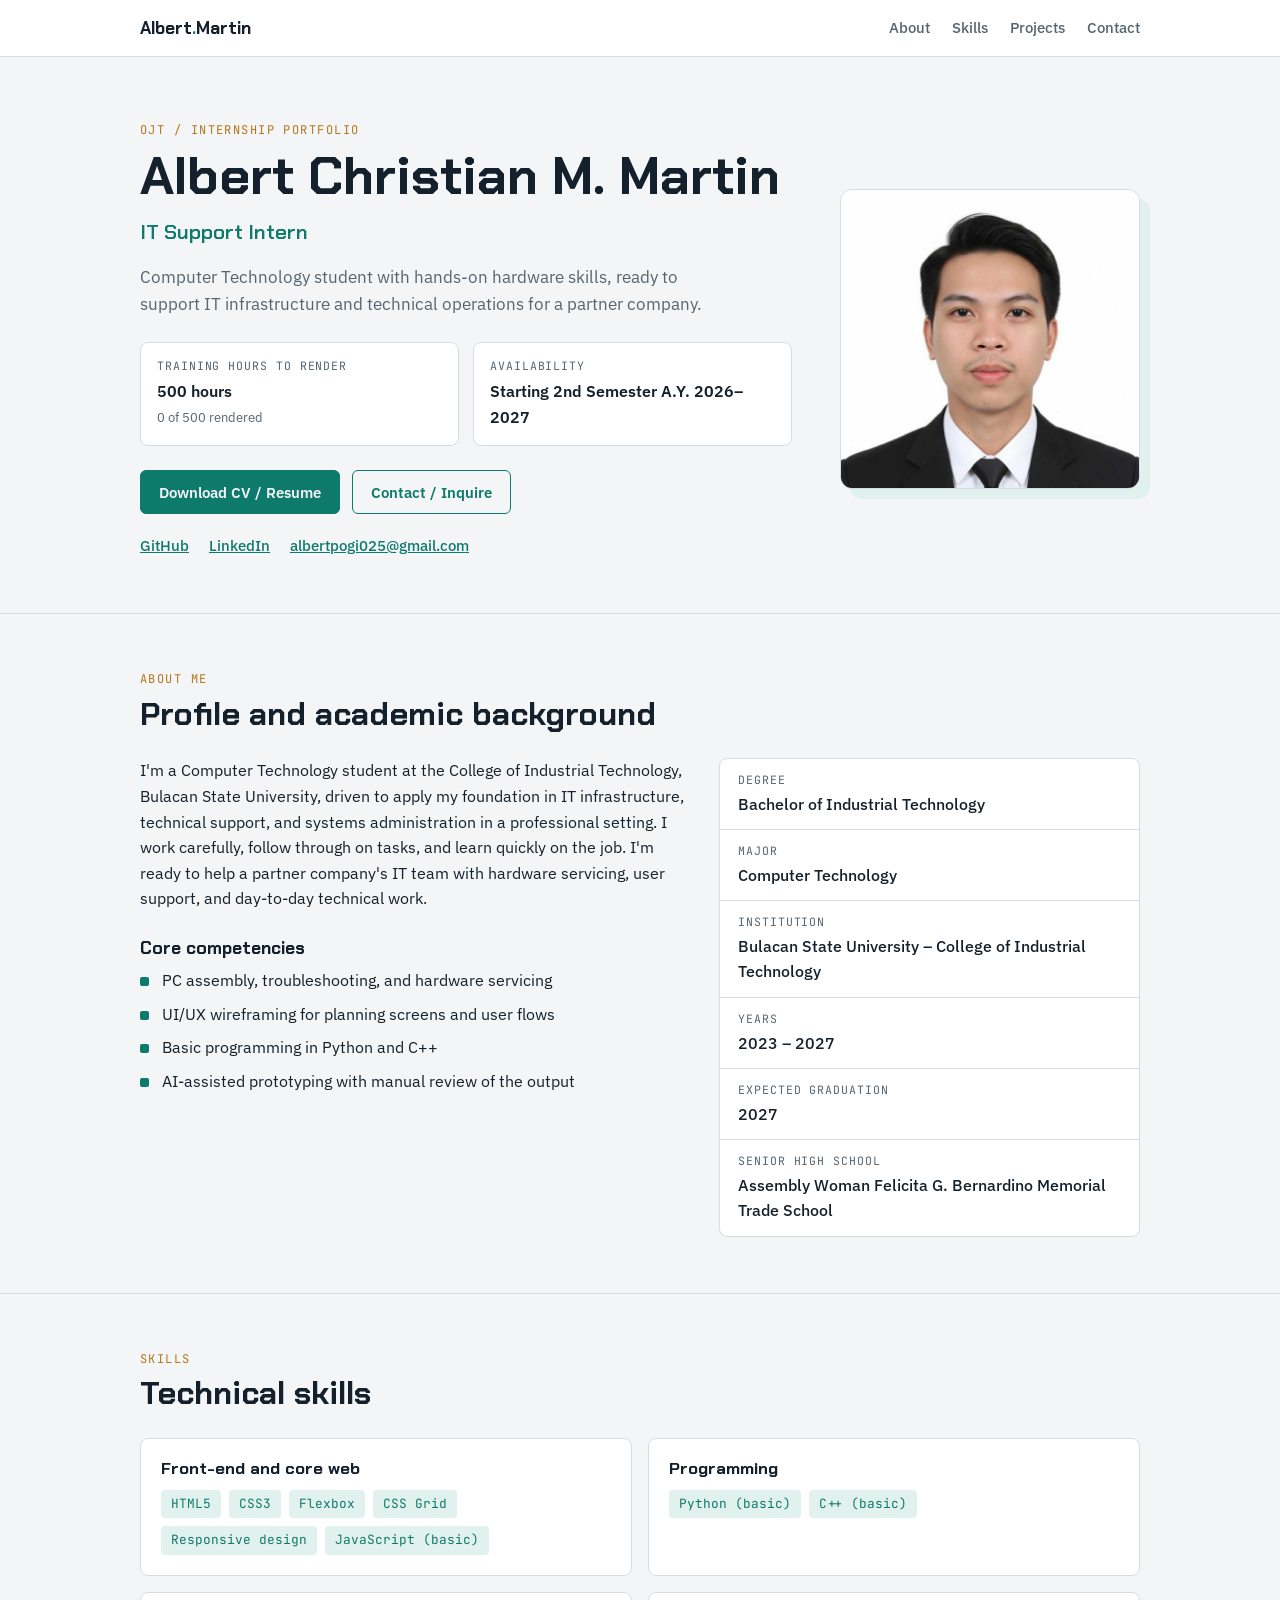
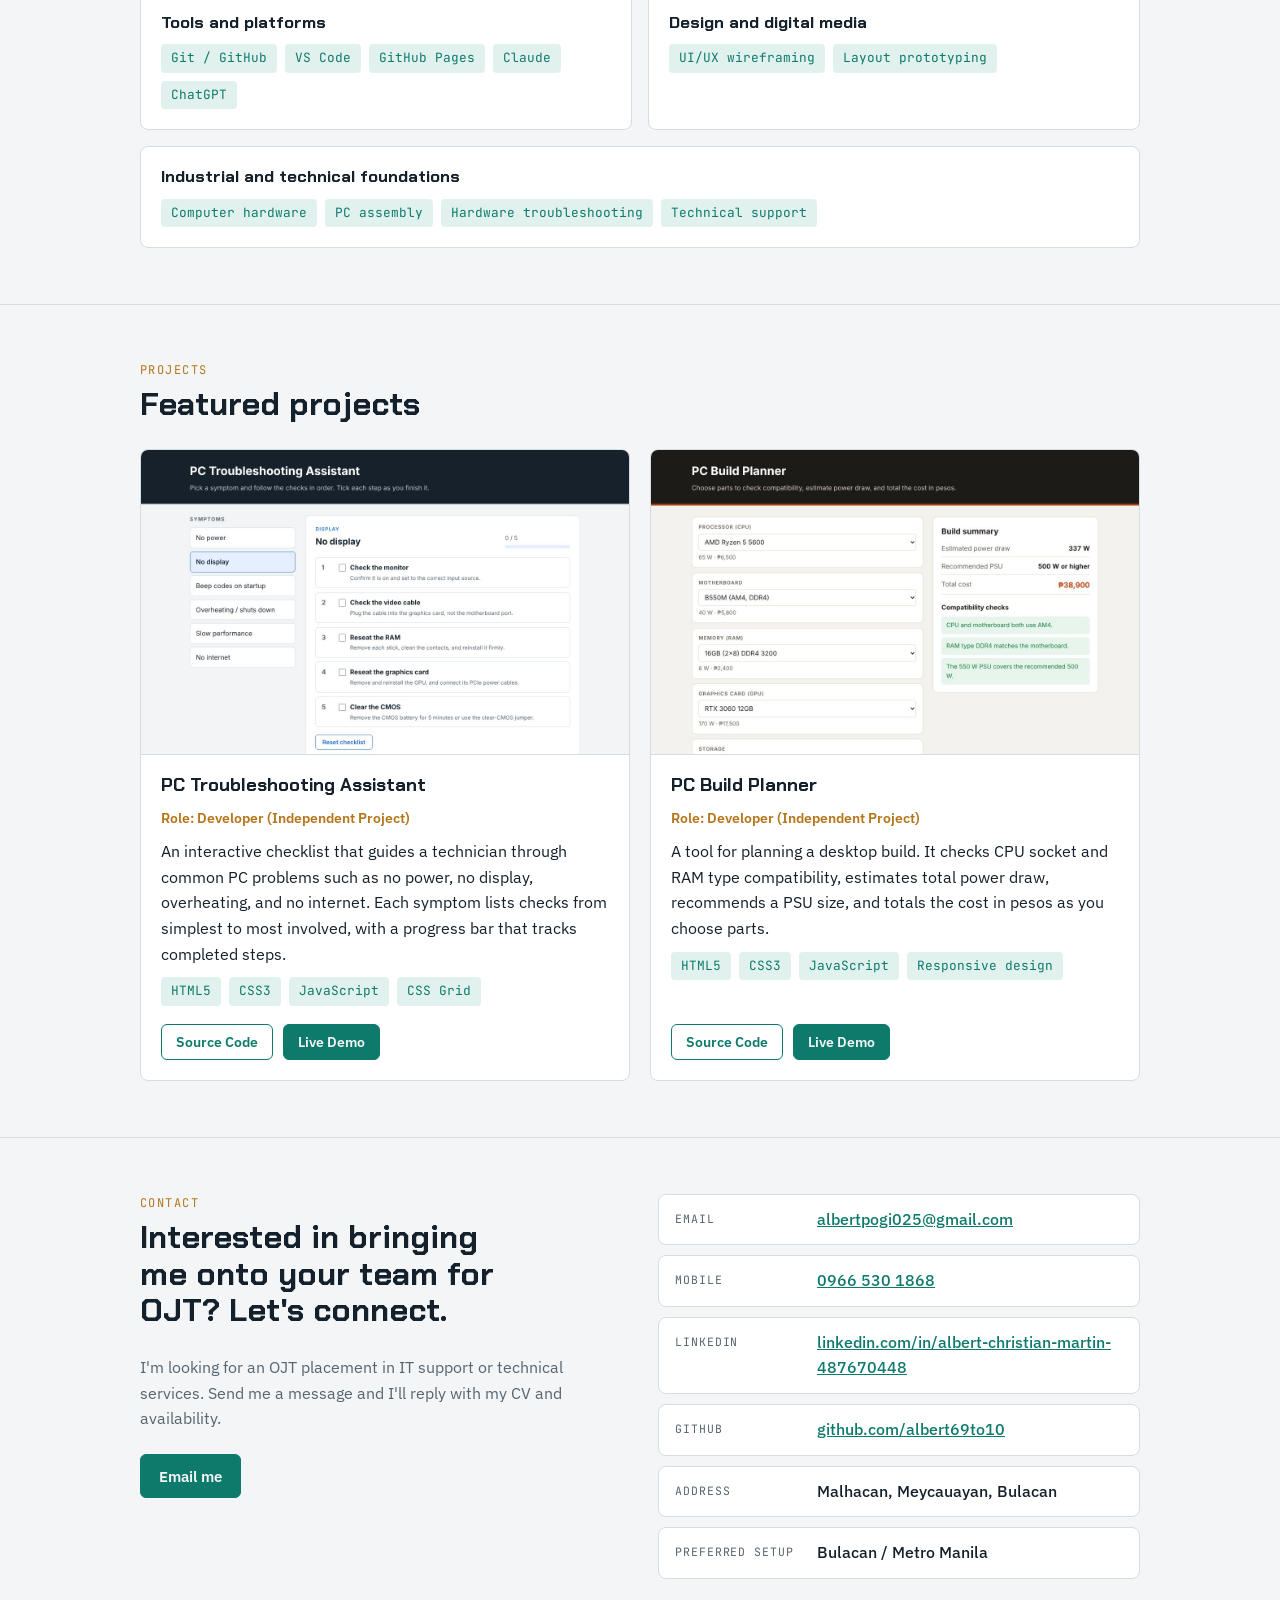
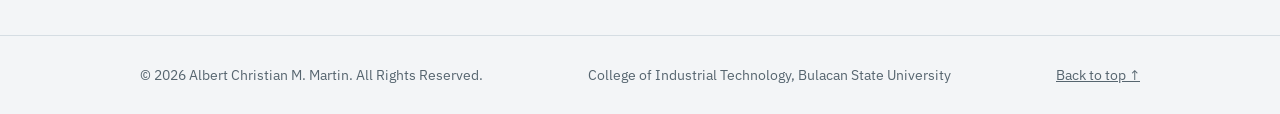
<file: index.html>
<!DOCTYPE html>
<html lang="en">
<head>
  <meta charset="UTF-8">
  <meta name="viewport" content="width=device-width, initial-scale=1">
  <meta name="description" content="Portfolio of Albert Christian M. Martin, BIT Computer Technology student at Bulacan State University, seeking an OJT placement.">
  <title>Albert Christian M. Martin | OJT Portfolio</title>
  <link rel="preconnect" href="https://fonts.googleapis.com">
  <link rel="preconnect" href="https://fonts.gstatic.com" crossorigin>
  <link rel="stylesheet" href="https://fonts.googleapis.com/css2?family=Chakra+Petch:wght@500;600;700&family=IBM+Plex+Sans:wght@400;500;600&family=JetBrains+Mono:wght@400;500&display=swap">
  <link rel="stylesheet" href="assets/css/style.css">
</head>
<body id="top">

  <header class="site-header">
    <div class="wrap header-inner">
      <a class="brand" href="#top">Albert<span>.</span>Martin</a>
      <nav aria-label="Main navigation">
        <ul>
          <li><a href="#about">About</a></li>
          <li><a href="#skills">Skills</a></li>
          <li><a href="#projects">Projects</a></li>
          <li><a href="#contact">Contact</a></li>
        </ul>
      </nav>
    </div>
  </header>

  <main>
    <!-- HERO -->
    <section class="hero wrap" aria-labelledby="hero-name">
      <div class="hero-text">
        <p class="label">OJT / Internship Portfolio</p>
        <h1 id="hero-name">Albert Christian M. Martin</h1>
        <p class="role">IT Support Intern</p>
        <p class="lede">Computer Technology student with hands-on hardware skills, ready to support IT infrastructure and technical operations for a partner company.</p>

        <div class="metrics">
          <div class="metric">
            <span class="metric-label">Training hours to render</span>
            <span class="metric-value">500 hours</span>
            <span class="metric-note">0 of 500 rendered</span>
                      </div>
          <div class="metric">
            <span class="metric-label">Availability</span>
            <span class="metric-value">Starting 2nd Semester A.Y. 2026–2027</span>
          </div>
        </div>

        <div class="ctas">
          <a class="btn primary" href="assets/files/Martin_Albert_CV.pdf" download>Download CV / Resume</a>
          <a class="btn ghost" href="#contact">Contact / Inquire</a>
        </div>

        <ul class="channels" aria-label="Direct channels">
          <li><a href="https://github.com/albert69to10" target="_blank" rel="noopener">GitHub</a></li>
          <li><a href="https://www.linkedin.com/in/albert-christian-martin-487670448" target="_blank" rel="noopener">LinkedIn</a></li>
          <li><a href="mailto:albertpogi025@gmail.com">albertpogi025@gmail.com</a></li>
        </ul>
      </div>
      <figure class="portrait">
        <img src="assets/img/profile.jpg" alt="Portrait of Albert Christian M. Martin" width="600" height="600">
      </figure>
    </section>

    <!-- ABOUT -->
    <section id="about" class="section" aria-labelledby="about-title">
      <div class="wrap">
        <p class="label">About me</p>
        <h2 id="about-title">Profile and academic background</h2>
        <div class="about-grid">
          <div class="about-text">
            <p>I'm a Computer Technology student at the College of Industrial Technology, Bulacan State University, driven to apply my foundation in IT infrastructure, technical support, and systems administration in a professional setting. I work carefully, follow through on tasks, and learn quickly on the job. I'm ready to help a partner company's IT team with hardware servicing, user support, and day-to-day technical work.</p>
            <h3>Core competencies</h3>
            <ul class="checks">
              <li>PC assembly, troubleshooting, and hardware servicing</li>
              <li>UI/UX wireframing for planning screens and user flows</li>
              <li>Basic programming in Python and C++</li>
              <li>AI-assisted prototyping with manual review of the output</li>
            </ul>
          </div>
          <dl class="facts">
            <div><dt>Degree</dt><dd>Bachelor of Industrial Technology</dd></div>
            <div><dt>Major</dt><dd>Computer Technology</dd></div>
            <div><dt>Institution</dt><dd>Bulacan State University – College of Industrial Technology</dd></div>
            <div><dt>Years</dt><dd>2023 – 2027</dd></div>
            <div><dt>Expected graduation</dt><dd>2027</dd></div>
            <div><dt>Senior high school</dt><dd>Assembly Woman Felicita G. Bernardino Memorial Trade School</dd></div>
          </dl>
        </div>
      </div>
    </section>

    <!-- SKILLS -->
    <section id="skills" class="section" aria-labelledby="skills-title">
      <div class="wrap">
        <p class="label">Skills</p>
        <h2 id="skills-title">Technical skills</h2>
        <div class="skills-grid">
          <article class="skill-card">
            <h3>Front-end and core web</h3>
            <ul class="tags"><li>HTML5</li><li>CSS3</li><li>Flexbox</li><li>CSS Grid</li><li>Responsive design</li><li>JavaScript (basic)</li></ul>
          </article>
          <article class="skill-card">
            <h3>Programming</h3>
            <ul class="tags"><li>Python (basic)</li><li>C++ (basic)</li></ul>
          </article>
          <article class="skill-card">
            <h3>Tools and platforms</h3>
            <ul class="tags"><li>Git / GitHub</li><li>VS Code</li><li>GitHub Pages</li><li>Claude</li><li>ChatGPT</li></ul>
          </article>
          <article class="skill-card">
            <h3>Design and digital media</h3>
            <ul class="tags"><li>UI/UX wireframing</li><li>Layout prototyping</li></ul>
          </article>
          <article class="skill-card wide">
            <h3>Industrial and technical foundations</h3>
            <ul class="tags"><li>Computer hardware</li><li>PC assembly</li><li>Hardware troubleshooting</li><li>Technical support</li></ul>
          </article>
        </div>
      </div>
    </section>

    <!-- PROJECTS -->
    <section id="projects" class="section" aria-labelledby="projects-title">
      <div class="wrap">
        <p class="label">Projects</p>
        <h2 id="projects-title">Featured projects</h2>
        <div class="projects-grid">
          <article class="project">
            <img src="assets/img/projects/project1.jpg" alt="Screenshot of the PC Troubleshooting Assistant" width="1200" height="750" loading="lazy">
            <div class="project-body">
              <h3>PC Troubleshooting Assistant</h3>
              <p class="project-role">Role: Developer (Independent Project)</p>
              <p>An interactive checklist that guides a technician through common PC problems such as no power, no display, overheating, and no internet. Each symptom lists checks from simplest to most involved, with a progress bar that tracks completed steps.</p>
              <ul class="tags"><li>HTML5</li><li>CSS3</li><li>JavaScript</li><li>CSS Grid</li></ul>
              <div class="project-links">
                <a class="btn small ghost" href="https://github.com/albert69to10/ojt-portfolio/tree/main/projects/pc-troubleshooter" target="_blank" rel="noopener">Source Code</a>
                <a class="btn small primary" href="projects/pc-troubleshooter/index.html" target="_blank" rel="noopener">Live Demo</a>
              </div>
            </div>
          </article>
          <article class="project">
            <img src="assets/img/projects/project2.jpg" alt="Screenshot of the PC Build Planner" width="1200" height="750" loading="lazy">
            <div class="project-body">
              <h3>PC Build Planner</h3>
              <p class="project-role">Role: Developer (Independent Project)</p>
              <p>A tool for planning a desktop build. It checks CPU socket and RAM type compatibility, estimates total power draw, recommends a PSU size, and totals the cost in pesos as you choose parts.</p>
              <ul class="tags"><li>HTML5</li><li>CSS3</li><li>JavaScript</li><li>Responsive design</li></ul>
              <div class="project-links">
                <a class="btn small ghost" href="https://github.com/albert69to10/ojt-portfolio/tree/main/projects/pc-build-planner" target="_blank" rel="noopener">Source Code</a>
                <a class="btn small primary" href="projects/pc-build-planner/index.html" target="_blank" rel="noopener">Live Demo</a>
              </div>
            </div>
          </article>
        </div>
      </div>
    </section>

    <!-- CONTACT -->
    <section id="contact" class="section" aria-labelledby="contact-title">
      <div class="wrap contact-grid">
        <div>
          <p class="label">Contact</p>
          <h2 id="contact-title">Interested in bringing me onto your team for OJT? Let's connect.</h2>
          <p class="contact-lede">I'm looking for an OJT placement in IT support or technical services. Send me a message and I'll reply with my CV and availability.</p>
          <a class="btn primary" href="mailto:albertpogi025@gmail.com?subject=OJT%20Inquiry">Email me</a>
        </div>
        <dl class="contact-list">
          <div class="row"><dt>Email</dt><dd><a href="mailto:albertpogi025@gmail.com">albertpogi025@gmail.com</a></dd></div>
          <div class="row"><dt>Mobile</dt><dd><a href="tel:+639665301868">0966 530 1868</a></dd></div>
          <div class="row"><dt>LinkedIn</dt><dd><a href="https://www.linkedin.com/in/albert-christian-martin-487670448" target="_blank" rel="noopener">linkedin.com/in/albert-christian-martin-487670448</a></dd></div>
          <div class="row"><dt>GitHub</dt><dd><a href="https://github.com/albert69to10" target="_blank" rel="noopener">github.com/albert69to10</a></dd></div>
          <div class="row"><dt>Address</dt><dd>Malhacan, Meycauayan, Bulacan</dd></div>
          <div class="row"><dt>Preferred setup</dt><dd>Bulacan / Metro Manila</dd></div>
        </dl>
      </div>
    </section>
  </main>

  <footer class="site-footer">
    <div class="wrap footer-inner">
      <p>© 2026 Albert Christian M. Martin. All Rights Reserved.</p>
      <p>College of Industrial Technology, Bulacan State University</p>
      <a href="#top">Back to top ↑</a>
    </div>
  </footer>

  <script src="assets/js/main.js"></script>
</body>
</html>
</file>
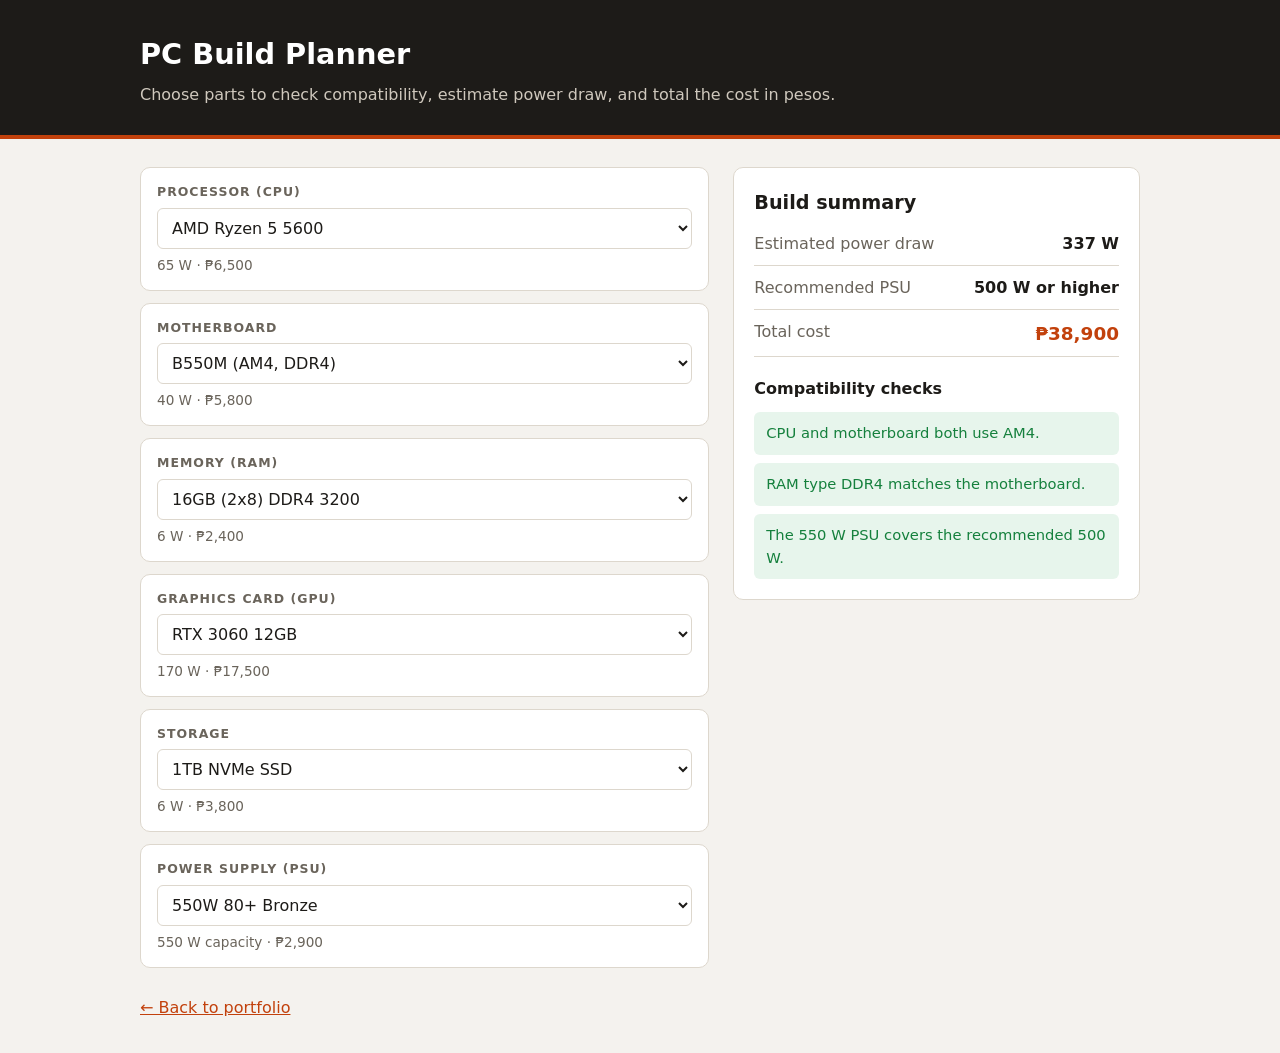
<file: projects/pc-build-planner/index.html>
<!DOCTYPE html>
<html lang="en">
<head>
  <meta charset="UTF-8">
  <meta name="viewport" content="width=device-width, initial-scale=1">
  <title>PC Build Planner | Albert Martin</title>
  <link rel="stylesheet" href="style.css">
</head>
<body>
  <header class="top">
    <div class="wrap">
      <h1>PC Build Planner</h1>
      <p>Choose parts to check compatibility, estimate power draw, and total the cost in pesos.</p>
    </div>
  </header>

  <main class="wrap layout">
    <form id="build" class="parts" aria-label="Choose components"></form>

    <section class="summary" aria-live="polite">
      <h2>Build summary</h2>
      <dl class="totals">
        <div><dt>Estimated power draw</dt><dd id="watts">0 W</dd></div>
        <div><dt>Recommended PSU</dt><dd id="psu-rec">—</dd></div>
        <div><dt>Total cost</dt><dd id="cost">₱0</dd></div>
      </dl>
      <h3>Compatibility checks</h3>
      <ul id="checks" class="checks"></ul>
    </section>
  </main>

  <footer class="wrap foot">
    <a href="../../index.html">← Back to portfolio</a>
  </footer>

  <script src="app.js"></script>
</body>
</html>
</file>
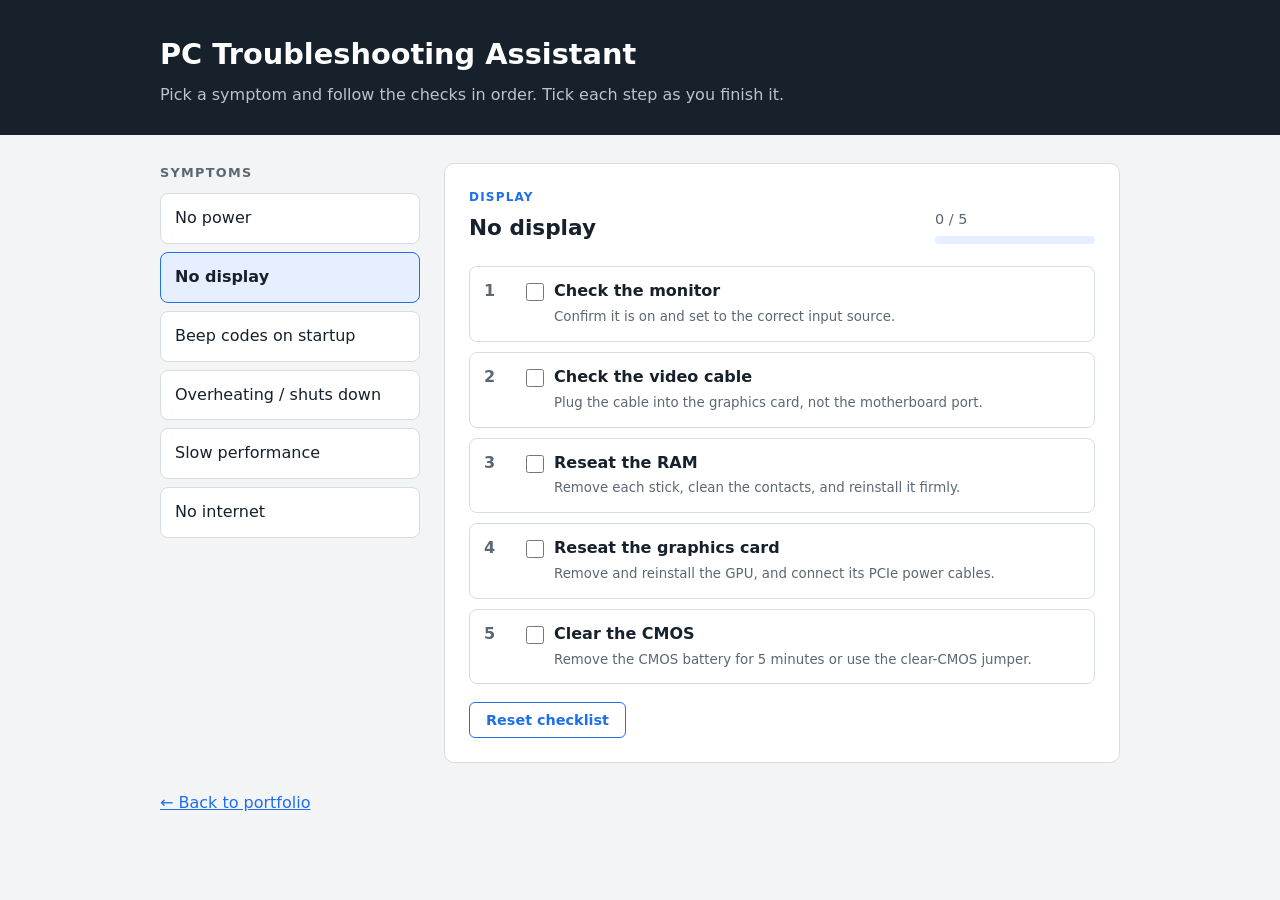
<file: projects/pc-troubleshooter/index.html>
<!DOCTYPE html>
<html lang="en">
<head>
  <meta charset="UTF-8">
  <meta name="viewport" content="width=device-width, initial-scale=1">
  <title>PC Troubleshooting Assistant | Albert Martin</title>
  <link rel="stylesheet" href="style.css">
</head>
<body>
  <header class="top">
    <div class="wrap">
      <h1>PC Troubleshooting Assistant</h1>
      <p>Pick a symptom and follow the checks in order. Tick each step as you finish it.</p>
    </div>
  </header>

  <main class="wrap layout">
    <aside>
      <h2>Symptoms</h2>
      <ul id="symptoms" class="symptoms"></ul>
    </aside>

    <section class="panel" aria-live="polite">
      <div class="panel-head">
        <div>
          <p class="tag" id="category">Hardware</p>
          <h2 id="title">Select a symptom</h2>
        </div>
        <div class="progress">
          <span id="count">0 / 0</span>
          <div class="bar"><span id="fill"></span></div>
        </div>
      </div>
      <ol id="steps" class="steps"></ol>
      <div class="actions">
        <button type="button" id="reset" class="btn ghost">Reset checklist</button>
      </div>
      <p id="done" class="done" hidden>All checks done. If the problem is still there, record your findings and escalate to a senior technician.</p>
    </section>
  </main>

  <footer class="wrap foot">
    <a href="../../index.html">← Back to portfolio</a>
  </footer>

  <script src="app.js"></script>
</body>
</html>
</file>
<file: assets/css/style.css>
/* ==========================================================
   Albert Christian M. Martin — OJT Portfolio
   Theme: circuit-board inspired, teal + amber accents
   ========================================================== */

:root {
  --bg: #f3f5f7;
  --surface: #ffffff;
  --fg: #14202b;
  --muted: #56656f;
  --line: #d5dde3;
  --accent: #0e7a6c;
  --accent-soft: #e1f1ee;
  --amber: #b5761a;

  --display: "Chakra Petch", system-ui, sans-serif;
  --body: "IBM Plex Sans", system-ui, sans-serif;
  --mono: "JetBrains Mono", ui-monospace, Consolas, monospace;

  --radius: 8px;
  --max: 1040px;
}

@media (prefers-color-scheme: dark) {
  :root {
    --bg: #0d1419;
    --surface: #141e25;
    --fg: #e4ecf0;
    --muted: #93a3ad;
    --line: #26343e;
    --accent: #3fc2ac;
    --accent-soft: #163430;
    --amber: #e3a548;
    color-scheme: dark;
  }
}

/* ---------- Base ---------- */
*, *::before, *::after { box-sizing: border-box; }

html { scroll-behavior: smooth; }

body {
  margin: 0;
  background: var(--bg);
  color: var(--fg);
  font: 16px/1.6 var(--body);
}

img { max-width: 100%; height: auto; display: block; }

a { color: var(--accent); }

a:focus-visible,
.btn:focus-visible {
  outline: 2px solid var(--accent);
  outline-offset: 3px;
  border-radius: 4px;
}

h1, h2, h3 {
  font-family: var(--display);
  line-height: 1.15;
  margin: 0;
  text-wrap: balance;
}

.wrap {
  max-width: var(--max);
  margin: 0 auto;
  padding-left: 20px;
  padding-right: 20px;
}

.label {
  margin: 0 0 6px;
  font-family: var(--mono);
  font-size: 0.75rem;
  letter-spacing: 0.12em;
  text-transform: uppercase;
  color: var(--amber);
}

/* ---------- Buttons ---------- */
.btn {
  display: inline-flex;
  align-items: center;
  justify-content: center;
  padding: 11px 18px;
  border: 1px solid var(--accent);
  border-radius: 6px;
  font: 600 0.95rem var(--body);
  text-decoration: none;
  cursor: pointer;
  transition: transform 0.15s ease, background-color 0.15s ease, color 0.15s ease, box-shadow 0.15s ease;
}

.btn.primary { background: var(--accent); color: var(--bg); }
.btn.ghost { background: transparent; color: var(--accent); }

.btn:hover { transform: translateY(-2px); box-shadow: 0 6px 16px rgba(14, 122, 108, 0.25); }
.btn.ghost:hover { background: var(--accent-soft); }
.btn:active { transform: translateY(0); box-shadow: none; }

.btn.small { padding: 8px 14px; font-size: 0.875rem; }

/* ---------- Header ---------- */
.site-header {
  position: sticky;
  top: 0;
  z-index: 10;
  background: var(--surface);
  border-bottom: 1px solid var(--line);
}

.header-inner {
  display: flex;
  align-items: center;
  justify-content: space-between;
  flex-wrap: wrap;
  gap: 12px;
  padding-top: 14px;
  padding-bottom: 14px;
}

.brand {
  font-family: var(--display);
  font-weight: 700;
  font-size: 1.1rem;
  color: var(--fg);
  text-decoration: none;
}

.brand span { color: var(--accent); }

.site-header ul {
  display: flex;
  flex-wrap: wrap;
  gap: 22px;
  list-style: none;
  margin: 0;
  padding: 0;
}

.site-header nav a {
  color: var(--muted);
  font-weight: 500;
  font-size: 0.93rem;
  text-decoration: none;
}

.site-header nav a:hover { color: var(--fg); }

/* ---------- Hero ---------- */
.hero {
  display: grid;
  grid-template-columns: minmax(0, 1fr) 300px;
  gap: 48px;
  align-items: center;
  padding-top: 64px;
  padding-bottom: 56px;
}

.hero h1 { font-size: clamp(2.1rem, 5vw, 3.3rem); }

.role {
  margin: 8px 0 0;
  font-family: var(--display);
  font-size: 1.3rem;
  font-weight: 600;
  color: var(--accent);
}

.lede { max-width: 58ch; margin: 16px 0 0; color: var(--muted); font-size: 1.05rem; }

.metrics {
  display: flex;
  flex-wrap: wrap;
  gap: 14px;
  margin-top: 24px;
}

.metric {
  flex: 1 1 220px;
  padding: 14px 16px;
  background: var(--surface);
  border: 1px solid var(--line);
  border-radius: var(--radius);
}

.metric-label {
  display: block;
  font-family: var(--mono);
  font-size: 0.72rem;
  letter-spacing: 0.08em;
  text-transform: uppercase;
  color: var(--muted);
}

.metric-value {
  display: block;
  margin-top: 4px;
  font-weight: 600;
  font-variant-numeric: tabular-nums;
}

.bar {
  height: 6px;
  margin-top: 10px;
  background: var(--accent-soft);
  border-radius: 3px;
  overflow: hidden;
}

.bar span { display: block; height: 100%; background: var(--accent); }

.ctas { display: flex; flex-wrap: wrap; gap: 12px; margin-top: 24px; }

.channels {
  display: flex;
  flex-wrap: wrap;
  gap: 8px 20px;
  list-style: none;
  margin: 20px 0 0;
  padding: 0;
  font-size: 0.93rem;
}

.channels a { font-weight: 500; overflow-wrap: anywhere; }

.portrait { margin: 0; }

.portrait img {
  width: 100%;
  aspect-ratio: 1;
  object-fit: cover;
  border-radius: 12px;
  border: 1px solid var(--line);
  box-shadow: 10px 10px 0 var(--accent-soft);
}

/* ---------- Sections ---------- */
.section {
  padding-top: 56px;
  padding-bottom: 56px;
  border-top: 1px solid var(--line);
}

.section h2 { font-size: clamp(1.5rem, 3.2vw, 2rem); margin-bottom: 26px; }

/* About */
.about-grid {
  display: grid;
  grid-template-columns: minmax(0, 1.3fr) minmax(0, 1fr);
  gap: 32px;
  align-items: start;
}

.about-text p { margin: 0; max-width: 62ch; }

.about-text h3 { font-size: 1.1rem; margin: 26px 0 10px; }

.checks { list-style: none; margin: 0; padding: 0; display: grid; gap: 8px; }

.checks li { position: relative; padding-left: 22px; }

.checks li::before {
  content: "";
  position: absolute;
  left: 0;
  top: 0.55em;
  width: 9px;
  height: 9px;
  border-radius: 2px;
  background: var(--accent);
}

.facts {
  margin: 0;
  background: var(--surface);
  border: 1px solid var(--line);
  border-radius: var(--radius);
}

.facts div { padding: 12px 18px; border-bottom: 1px solid var(--line); }
.facts div:last-child { border-bottom: 0; }

.facts dt {
  font-family: var(--mono);
  font-size: 0.72rem;
  letter-spacing: 0.08em;
  text-transform: uppercase;
  color: var(--muted);
}

.facts dd { margin: 2px 0 0; font-weight: 500; }

/* Skills */
.skills-grid {
  display: grid;
  grid-template-columns: repeat(2, minmax(0, 1fr));
  gap: 16px;
}

.skill-card {
  padding: 20px;
  background: var(--surface);
  border: 1px solid var(--line);
  border-radius: var(--radius);
  transition: border-color 0.15s ease;
}

.skill-card:hover { border-color: var(--accent); }
.skill-card.wide { grid-column: 1 / -1; }
.skill-card h3 { font-size: 1.05rem; margin-bottom: 12px; }

.tags { display: flex; flex-wrap: wrap; gap: 8px; list-style: none; margin: 0; padding: 0; }

.tags li {
  padding: 4px 10px;
  border-radius: 4px;
  background: var(--accent-soft);
  color: var(--accent);
  font-family: var(--mono);
  font-size: 0.8rem;
}

/* Projects */
.projects-grid {
  display: grid;
  grid-template-columns: repeat(2, minmax(0, 1fr));
  gap: 20px;
}

.project {
  display: flex;
  flex-direction: column;
  overflow: hidden;
  background: var(--surface);
  border: 1px solid var(--line);
  border-radius: var(--radius);
}

.project img { width: 100%; aspect-ratio: 16 / 10; object-fit: cover; border-bottom: 1px solid var(--line); }

.project-body { display: flex; flex-direction: column; gap: 10px; flex: 1; padding: 20px; }
.project-body h3 { font-size: 1.15rem; }
.project-body p { margin: 0; }
.project-role { color: var(--amber); font-weight: 600; font-size: 0.9rem; }
.project-links { display: flex; flex-wrap: wrap; gap: 10px; margin-top: auto; padding-top: 8px; }

/* Contact */
.contact-grid {
  display: grid;
  grid-template-columns: minmax(0, 1fr) minmax(0, 1fr);
  gap: 36px;
  align-items: start;
}

.contact-lede { color: var(--muted); max-width: 52ch; margin: 0 0 22px; }

.contact-list { margin: 0; display: grid; gap: 10px; }

.row {
  display: grid;
  grid-template-columns: 130px minmax(0, 1fr);
  gap: 12px;
  padding: 12px 16px;
  background: var(--surface);
  border: 1px solid var(--line);
  border-radius: var(--radius);
}

.row dt {
  font-family: var(--mono);
  font-size: 0.72rem;
  letter-spacing: 0.08em;
  text-transform: uppercase;
  color: var(--muted);
  padding-top: 3px;
}

.row dd { margin: 0; font-weight: 500; overflow-wrap: anywhere; }

/* Footer */
.site-footer { border-top: 1px solid var(--line); padding-top: 28px; padding-bottom: 28px; color: var(--muted); font-size: 0.88rem; }
.footer-inner { display: flex; flex-wrap: wrap; justify-content: space-between; gap: 8px 24px; }
.footer-inner p { margin: 0; }
.site-footer a { color: var(--muted); }
.site-footer a:hover { color: var(--accent); }

/* ---------- Tablet ---------- */
@media (max-width: 900px) {
  .hero { grid-template-columns: minmax(0, 1fr) 220px; gap: 32px; }
  .about-grid, .contact-grid { grid-template-columns: 1fr; }
}

/* ---------- Mobile ---------- */
@media (max-width: 640px) {
  .header-inner { justify-content: center; }
  .site-header ul { gap: 16px; justify-content: center; }
  .hero { grid-template-columns: 1fr; padding-top: 36px; }
  .portrait { order: -1; max-width: 200px; }
  .skills-grid, .projects-grid { grid-template-columns: 1fr; }
  .ctas .btn { flex: 1 1 100%; }
  .row { grid-template-columns: 1fr; gap: 2px; }
  .footer-inner { flex-direction: column; }
}

@media (prefers-reduced-motion: reduce) {
  html { scroll-behavior: auto; }
  .btn { transition: none; }
}

.metric-note { display: block; margin-top: 2px; font-size: 0.82rem; color: var(--muted); }
</file>
<file: projects/pc-build-planner/style.css>
:root {
  --bg: #f4f2ee;
  --surface: #ffffff;
  --fg: #1d1b18;
  --muted: #6a645b;
  --line: #ddd7cd;
  --accent: #c2410c;
  --ok: #15803d;
  --ok-soft: #e7f5ec;
  --bad: #b91c1c;
  --bad-soft: #fdecec;
  --warn: #a16207;
  --warn-soft: #fdf6e3;
}

* { box-sizing: border-box; }
body { margin: 0; background: var(--bg); color: var(--fg); font: 16px/1.55 system-ui, "Segoe UI", sans-serif; }
.wrap { max-width: 1040px; margin: 0 auto; padding-left: 20px; padding-right: 20px; }

.top { background: #1d1b18; color: #fff; padding-top: 32px; padding-bottom: 28px; border-bottom: 4px solid var(--accent); }
.top h1 { margin: 0; font-size: 1.8rem; }
.top p { margin: 6px 0 0; color: #cfc8bd; }

.layout { display: grid; grid-template-columns: minmax(0, 1.4fr) minmax(0, 1fr); gap: 24px; padding-top: 28px; padding-bottom: 28px; align-items: start; }

.parts { display: grid; gap: 12px; }
.part { background: var(--surface); border: 1px solid var(--line); border-radius: 10px; padding: 14px 16px; }
.part label { display: block; font-size: 0.78rem; text-transform: uppercase; letter-spacing: 0.08em; color: var(--muted); font-weight: 600; margin-bottom: 6px; }
.part select { width: 100%; padding: 9px 10px; border: 1px solid var(--line); border-radius: 6px; font: inherit; background: #fff; color: var(--fg); }
.part select:focus { outline: 2px solid var(--accent); outline-offset: 1px; }
.meta { margin-top: 6px; font-size: 0.85rem; color: var(--muted); }

.summary { position: sticky; top: 16px; background: var(--surface); border: 1px solid var(--line); border-radius: 10px; padding: 20px; }
.summary h2 { margin: 0 0 14px; font-size: 1.2rem; }
.summary h3 { margin: 20px 0 10px; font-size: 1rem; }
.totals { margin: 0; display: grid; gap: 10px; }
.totals div { display: flex; justify-content: space-between; gap: 12px; padding-bottom: 8px; border-bottom: 1px solid var(--line); }
.totals dt { color: var(--muted); }
.totals dd { margin: 0; font-weight: 700; font-variant-numeric: tabular-nums; }
#cost { color: var(--accent); font-size: 1.15rem; }

.checks { list-style: none; margin: 0; padding: 0; display: grid; gap: 8px; }
.checks li { padding: 10px 12px; border-radius: 6px; font-size: 0.92rem; }
.checks .ok { background: var(--ok-soft); color: var(--ok); }
.checks .bad { background: var(--bad-soft); color: var(--bad); }
.checks .warn { background: var(--warn-soft); color: var(--warn); }

.foot { padding-bottom: 32px; }
.foot a { color: var(--accent); }

@media (max-width: 760px) {
  .layout { grid-template-columns: 1fr; }
  .summary { position: static; }
}
</file>
<file: projects/pc-troubleshooter/style.css>
:root {
  --bg: #f2f4f6;
  --surface: #ffffff;
  --fg: #16212b;
  --muted: #5b6873;
  --line: #d6dde3;
  --accent: #1f6feb;
  --accent-soft: #e5efff;
  --ok: #1a7f4b;
}

* { box-sizing: border-box; }
body { margin: 0; background: var(--bg); color: var(--fg); font: 16px/1.55 system-ui, "Segoe UI", sans-serif; }
.wrap { max-width: 1000px; margin: 0 auto; padding-left: 20px; padding-right: 20px; }

.top { background: #16212b; color: #fff; padding-top: 32px; padding-bottom: 28px; }
.top h1 { margin: 0; font-size: 1.8rem; }
.top p { margin: 6px 0 0; color: #b8c4cd; }

.layout { display: grid; grid-template-columns: 260px minmax(0, 1fr); gap: 24px; padding-top: 28px; padding-bottom: 28px; }
aside h2 { font-size: 0.8rem; text-transform: uppercase; letter-spacing: 0.1em; color: var(--muted); margin: 0 0 10px; }

.symptoms { list-style: none; margin: 0; padding: 0; display: grid; gap: 8px; }
.symptoms button {
  width: 100%; text-align: left; padding: 12px 14px; border: 1px solid var(--line); border-radius: 8px;
  background: var(--surface); font: inherit; color: var(--fg); cursor: pointer; transition: border-color .15s, background .15s;
}
.symptoms button:hover { border-color: var(--accent); }
.symptoms button[aria-pressed="true"] { background: var(--accent-soft); border-color: var(--accent); font-weight: 600; }

.panel { background: var(--surface); border: 1px solid var(--line); border-radius: 10px; padding: 24px; }
.panel-head { display: flex; justify-content: space-between; gap: 16px; flex-wrap: wrap; align-items: flex-end; }
.panel-head h2 { margin: 0; font-size: 1.35rem; }
.tag { margin: 0 0 4px; font-size: 0.75rem; text-transform: uppercase; letter-spacing: 0.1em; color: var(--accent); font-weight: 600; }

.progress { min-width: 160px; font-size: 0.9rem; color: var(--muted); }
.bar { height: 8px; background: var(--accent-soft); border-radius: 4px; margin-top: 6px; overflow: hidden; }
.bar span { display: block; height: 100%; width: 0; background: var(--ok); transition: width .25s; }

.steps { margin: 22px 0 0; padding: 0; list-style: none; counter-reset: s; display: grid; gap: 10px; }
.steps li { counter-increment: s; }
.steps label {
  display: grid; grid-template-columns: 28px 22px minmax(0, 1fr); gap: 10px; align-items: start;
  padding: 12px 14px; border: 1px solid var(--line); border-radius: 8px; cursor: pointer;
}
.steps label::before { content: counter(s); font-weight: 700; color: var(--muted); }
.steps input { margin-top: 4px; width: 18px; height: 18px; accent-color: var(--ok); }
.steps strong { display: block; }
.steps small { color: var(--muted); }
.steps input:checked ~ span { opacity: .55; text-decoration: line-through; }

.actions { margin-top: 18px; }
.btn { padding: 9px 16px; border-radius: 6px; font: 600 .9rem system-ui, sans-serif; cursor: pointer; border: 1px solid var(--accent); }
.btn.ghost { background: transparent; color: var(--accent); }
.btn:hover { background: var(--accent-soft); }

.done { margin: 16px 0 0; padding: 12px 14px; border-radius: 8px; background: #e6f5ec; color: var(--ok); font-weight: 500; }
.foot { padding-bottom: 32px; }
.foot a { color: var(--accent); }

@media (max-width: 720px) {
  .layout { grid-template-columns: 1fr; }
  .symptoms { grid-template-columns: repeat(2, minmax(0, 1fr)); }
}
</file>
